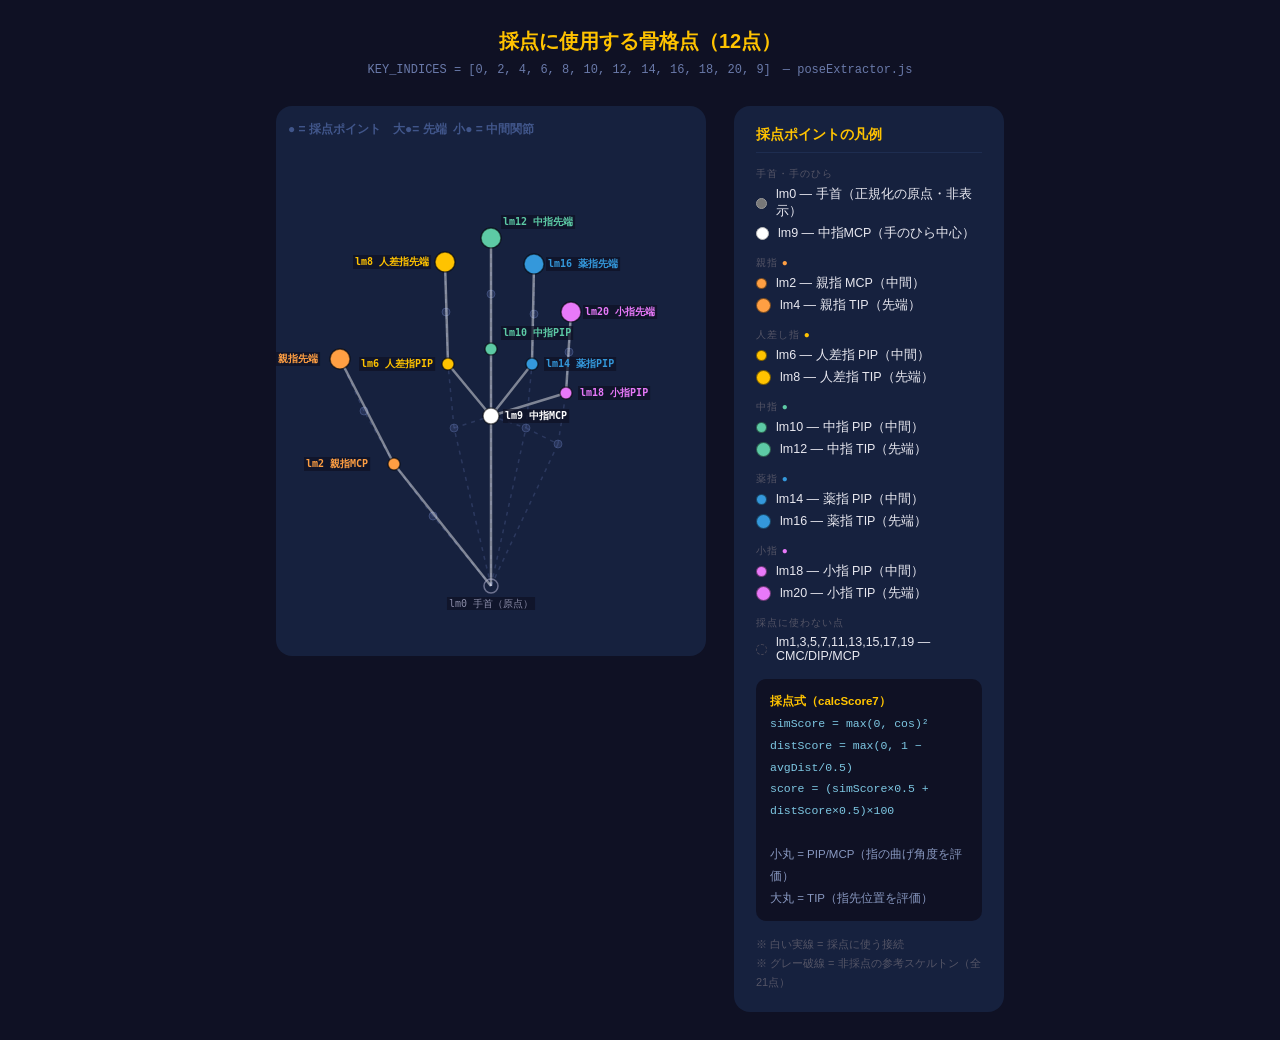
<file: skeleton_viz.html>
<!DOCTYPE html>
<html lang="ja">
<head>
  <meta charset="UTF-8">
  <meta name="viewport" content="width=device-width, initial-scale=1.0">
  <title>採点骨格点の可視化</title>
  <style>
    * { box-sizing: border-box; margin: 0; padding: 0; }
    body {
      background: #0f1124;
      color: #e8e8f0;
      font-family: 'Segoe UI', Meiryo, sans-serif;
      padding: 28px 20px;
      min-height: 100vh;
    }
    h1 {
      text-align: center;
      color: #FFC300;
      font-size: 20px;
      margin-bottom: 6px;
    }
    .subtitle {
      text-align: center;
      color: #6a7aaa;
      font-size: 12px;
      margin-bottom: 28px;
      font-family: 'Consolas', monospace;
    }
    .layout {
      display: flex;
      gap: 28px;
      justify-content: center;
      align-items: flex-start;
      flex-wrap: wrap;
    }
    canvas {
      border-radius: 16px;
      background: #16213e;
      display: block;
    }
    .panel {
      background: #16213e;
      border-radius: 16px;
      padding: 20px 22px;
      width: 270px;
      flex-shrink: 0;
    }
    .panel h2 {
      font-size: 14px;
      color: #FFC300;
      border-bottom: 1px solid #1e2d50;
      padding-bottom: 8px;
      margin-bottom: 12px;
    }
    .sec { font-size: 10px; color: #556; text-transform: uppercase; letter-spacing: 1px; margin: 14px 0 5px; }
    .row {
      display: flex;
      align-items: center;
      gap: 9px;
      margin: 5px 0;
      font-size: 12.5px;
    }
    .dot {
      border-radius: 50%;
      border: 1.5px solid rgba(0,0,0,0.5);
      flex-shrink: 0;
    }
    .s { width: 11px; height: 11px; }
    .l { width: 15px; height: 15px; }
    .m { width: 13px; height: 13px; }
    .ghost {
      width: 11px; height: 11px;
      border-radius: 50%;
      border: 1.5px dashed #445;
      flex-shrink: 0;
    }
    .formula {
      background: #0f1124;
      border-radius: 10px;
      padding: 12px 14px;
      font-size: 11.5px;
      color: #8898c0;
      margin-top: 16px;
      line-height: 1.9;
    }
    .formula code { color: #7ec8e3; }
    .formula b { color: #FFC300; }
    .note {
      margin-top: 14px;
      font-size: 11px;
      color: #556;
      line-height: 1.7;
    }
  </style>
</head>
<body>
  <h1>採点に使用する骨格点（12点）</h1>
  <p class="subtitle">KEY_INDICES = [0, 2, 4, 6, 8, 10, 12, 14, 16, 18, 20, 9]　— poseExtractor.js</p>

  <div class="layout">
    <canvas id="c" width="430" height="550"></canvas>

    <div class="panel">
      <h2>採点ポイントの凡例</h2>

      <div class="sec">手首・手のひら</div>
      <div class="row">
        <div class="dot s" style="background:#777;border-color:#999;"></div>
        <span>lm0 — 手首（正規化の原点・非表示）</span>
      </div>
      <div class="row">
        <div class="dot m" style="background:#FFFFFF;border-color:#bbb;"></div>
        <span>lm9 — 中指MCP（手のひら中心）</span>
      </div>

      <div class="sec">親指 <span style="color:#FF9F43;">●</span></div>
      <div class="row">
        <div class="dot s" style="background:#FF9F43;"></div>
        <span>lm2 — 親指 MCP（中間）</span>
      </div>
      <div class="row">
        <div class="dot l" style="background:#FF9F43;"></div>
        <span>lm4 — 親指 TIP（先端）</span>
      </div>

      <div class="sec">人差し指 <span style="color:#FFC300;">●</span></div>
      <div class="row">
        <div class="dot s" style="background:#FFC300;"></div>
        <span>lm6 — 人差指 PIP（中間）</span>
      </div>
      <div class="row">
        <div class="dot l" style="background:#FFC300;"></div>
        <span>lm8 — 人差指 TIP（先端）</span>
      </div>

      <div class="sec">中指 <span style="color:#5DCAA5;">●</span></div>
      <div class="row">
        <div class="dot s" style="background:#5DCAA5;"></div>
        <span>lm10 — 中指 PIP（中間）</span>
      </div>
      <div class="row">
        <div class="dot l" style="background:#5DCAA5;"></div>
        <span>lm12 — 中指 TIP（先端）</span>
      </div>

      <div class="sec">薬指 <span style="color:#3498DB;">●</span></div>
      <div class="row">
        <div class="dot s" style="background:#3498DB;"></div>
        <span>lm14 — 薬指 PIP（中間）</span>
      </div>
      <div class="row">
        <div class="dot l" style="background:#3498DB;"></div>
        <span>lm16 — 薬指 TIP（先端）</span>
      </div>

      <div class="sec">小指 <span style="color:#E879F9;">●</span></div>
      <div class="row">
        <div class="dot s" style="background:#E879F9;"></div>
        <span>lm18 — 小指 PIP（中間）</span>
      </div>
      <div class="row">
        <div class="dot l" style="background:#E879F9;"></div>
        <span>lm20 — 小指 TIP（先端）</span>
      </div>

      <div class="sec">採点に使わない点</div>
      <div class="row">
        <div class="ghost"></div>
        <span>lm1,3,5,7,11,13,15,17,19 — CMC/DIP/MCP</span>
      </div>

      <div class="formula">
        <b>採点式（calcScore7）</b><br>
        <code>simScore  = max(0, cos)²</code><br>
        <code>distScore = max(0, 1 − avgDist/0.5)</code><br>
        <code>score = (simScore×0.5 + distScore×0.5)×100</code><br>
        <br>
        小丸 = PIP/MCP（指の曲げ角度を評価）<br>
        大丸 = TIP（指先位置を評価）
      </div>

      <p class="note">
        ※ 白い実線 = 採点に使う接続<br>
        ※ グレー破線 = 非採点の参考スケルトン（全21点）
      </p>
    </div>
  </div>

  <script>
    const C = document.getElementById('c');
    const ctx = C.getContext('2d');

    // MediaPipe 21点の(x, y)座標（手のひら正面、左手）
    const lm = [
      [215, 480],  // 0  Wrist
      [157, 410],  // 1  Thumb CMC
      [118, 358],  // 2  Thumb MCP  ★
      [88,  305],  // 3  Thumb IP
      [64,  253],  // 4  Thumb TIP  ★
      [178, 322],  // 5  Index MCP
      [172, 258],  // 6  Index PIP  ★
      [170, 206],  // 7  Index DIP
      [169, 156],  // 8  Index TIP  ★
      [215, 310],  // 9  Middle MCP ★
      [215, 243],  // 10 Middle PIP ★
      [215, 188],  // 11 Middle DIP
      [215, 132],  // 12 Middle TIP ★
      [250, 322],  // 13 Ring MCP
      [256, 258],  // 14 Ring PIP   ★
      [258, 208],  // 15 Ring DIP
      [258, 158],  // 16 Ring TIP   ★
      [282, 338],  // 17 Pinky MCP
      [290, 287],  // 18 Pinky PIP  ★
      [293, 246],  // 19 Pinky DIP
      [295, 206],  // 20 Pinky TIP  ★
    ];

    // KEY_INDICES の順に rawKeyPoints を構築
    const KEY_INDICES = [0, 2, 4, 6, 8, 10, 12, 14, 16, 18, 20, 9];
    const kp = KEY_INDICES.map(i => lm[i]);
    // kp[0]=lm0, kp[1]=lm2, kp[2]=lm4, kp[3]=lm6, ... kp[11]=lm9

    const KEY_STYLES = [
      null,                          // kp[0]  lm0  Wrist（非表示）
      { color: '#FF9F43', r: 6  },  // kp[1]  lm2  Thumb MCP
      { color: '#FF9F43', r: 10 },  // kp[2]  lm4  Thumb TIP
      { color: '#FFC300', r: 6  },  // kp[3]  lm6  Index PIP
      { color: '#FFC300', r: 10 },  // kp[4]  lm8  Index TIP
      { color: '#5DCAA5', r: 6  },  // kp[5]  lm10 Middle PIP
      { color: '#5DCAA5', r: 10 },  // kp[6]  lm12 Middle TIP
      { color: '#3498DB', r: 6  },  // kp[7]  lm14 Ring PIP
      { color: '#3498DB', r: 10 },  // kp[8]  lm16 Ring TIP
      { color: '#E879F9', r: 6  },  // kp[9]  lm18 Pinky PIP
      { color: '#E879F9', r: 10 },  // kp[10] lm20 Pinky TIP
      { color: '#FFFFFF', r: 8  },  // kp[11] lm9  Middle MCP
    ];

    // ゲームと同じ接続定義（kp インデックス）
    const KEY_CONN = [
      [0,11],[11,3],[11,5],[11,7],[11,9],
      [3,4],[5,6],[7,8],[9,10],
      [0,1],[1,2],
    ];

    // MediaPipe 全21点の接続
    const ALL_CONN = [
      [0,1],[1,2],[2,3],[3,4],
      [0,5],[5,6],[6,7],[7,8],
      [0,9],[9,10],[10,11],[11,12],
      [0,13],[13,14],[14,15],[15,16],
      [0,17],[17,18],[18,19],[19,20],
      [5,9],[9,13],[13,17],
    ];

    const KEY_SET = new Set(KEY_INDICES);

    function draw() {
      ctx.clearRect(0, 0, C.width, C.height);

      // ─── 1. 全21点の背景スケルトン（グレー破線）─────────────
      ctx.save();
      ctx.setLineDash([4, 5]);
      ctx.strokeStyle = 'rgba(100, 120, 180, 0.28)';
      ctx.lineWidth = 1.5;
      for (const [a, b] of ALL_CONN) {
        ctx.beginPath();
        ctx.moveTo(lm[a][0], lm[a][1]);
        ctx.lineTo(lm[b][0], lm[b][1]);
        ctx.stroke();
      }
      ctx.restore();

      // 非採点ポイント（小さいグレー丸）
      for (let i = 0; i < 21; i++) {
        if (KEY_SET.has(i)) continue;
        ctx.beginPath();
        ctx.arc(lm[i][0], lm[i][1], 4, 0, Math.PI * 2);
        ctx.fillStyle = 'rgba(100, 120, 180, 0.22)';
        ctx.fill();
        ctx.strokeStyle = 'rgba(100,120,180,0.4)';
        ctx.lineWidth = 1;
        ctx.stroke();
      }

      // ─── 2. 採点スケルトンの接続線（白半透明）─────────────────
      ctx.lineWidth = 2.5;
      ctx.strokeStyle = 'rgba(255, 255, 255, 0.45)';
      for (const [a, b] of KEY_CONN) {
        ctx.beginPath();
        ctx.moveTo(kp[a][0], kp[a][1]);
        ctx.lineTo(kp[b][0], kp[b][1]);
        ctx.stroke();
      }

      // ─── 3. 手首の位置（円だけ表示・ラベルあり）──────────────
      const wrist = lm[0];
      ctx.beginPath();
      ctx.arc(wrist[0], wrist[1], 7, 0, Math.PI * 2);
      ctx.strokeStyle = 'rgba(180,180,210,0.55)';
      ctx.lineWidth = 1.5;
      ctx.stroke();

      // ─── 4. 採点ポイントのドット─────────────────────────────
      kp.forEach((pt, i) => {
        const s = KEY_STYLES[i];
        if (!s) return;
        ctx.beginPath();
        ctx.arc(pt[0], pt[1], s.r, 0, Math.PI * 2);
        ctx.fillStyle = s.color;
        ctx.fill();
        ctx.strokeStyle = 'rgba(0,0,0,0.55)';
        ctx.lineWidth = 1.5;
        ctx.stroke();
      });

      // ─── 5. ラベル─────────────────────────────────────────
      ctx.font = 'bold 10px Consolas, monospace';
      ctx.textAlign = 'left';
      ctx.textBaseline = 'middle';

      const labels = [
        // [kp_i, text, ox, oy]
        [1,  'lm2 親指MCP',   -88,  0],
        [2,  'lm4 親指先端',  -86,  0],
        [3,  'lm6 人差指PIP', -87,  0],
        [4,  'lm8 人差指先端',-90,  0],
        [5,  'lm10 中指PIP',   12, -16],
        [6,  'lm12 中指先端',  12, -16],
        [7,  'lm14 薬指PIP',   14,  0],
        [8,  'lm16 薬指先端',  14,  0],
        [9,  'lm18 小指PIP',   14,  0],
        [10, 'lm20 小指先端',  14,  0],
        [11, 'lm9 中指MCP',    14,  0],
      ];

      labels.forEach(([i, text, ox, oy]) => {
        const pt  = kp[i];
        const s   = KEY_STYLES[i];
        const col = s ? s.color : '#aaa';
        const x   = pt[0] + ox;
        const y   = pt[1] + oy;

        // テキスト背景
        const w = ctx.measureText(text).width;
        ctx.fillStyle = 'rgba(15,17,36,0.72)';
        ctx.fillRect(x - 2, y - 7, w + 4, 14);

        ctx.fillStyle = col;
        ctx.fillText(text, x, y);
      });

      // 手首ラベル
      ctx.textAlign = 'center';
      ctx.fillStyle = 'rgba(180,180,210,0.65)';
      ctx.font = '10px Consolas, monospace';
      const w2 = ctx.measureText('lm0 手首（原点）').width;
      ctx.fillStyle = 'rgba(15,17,36,0.72)';
      ctx.fillRect(wrist[0] - w2/2 - 2, wrist[1] + 11, w2 + 4, 13);
      ctx.fillStyle = 'rgba(180,180,210,0.75)';
      ctx.fillText('lm0 手首（原点）', wrist[0], wrist[1] + 18);

      // ─── 6. タイトル─────────────────────────────────────────
      ctx.textAlign = 'left';
      ctx.font = 'bold 12px Segoe UI, Meiryo, sans-serif';
      ctx.fillStyle = 'rgba(100,130,200,0.55)';
      ctx.fillText('● = 採点ポイント　大●= 先端  小● = 中間関節', 12, 24);
    }

    draw();
  </script>
</body>
</html>
</file>
